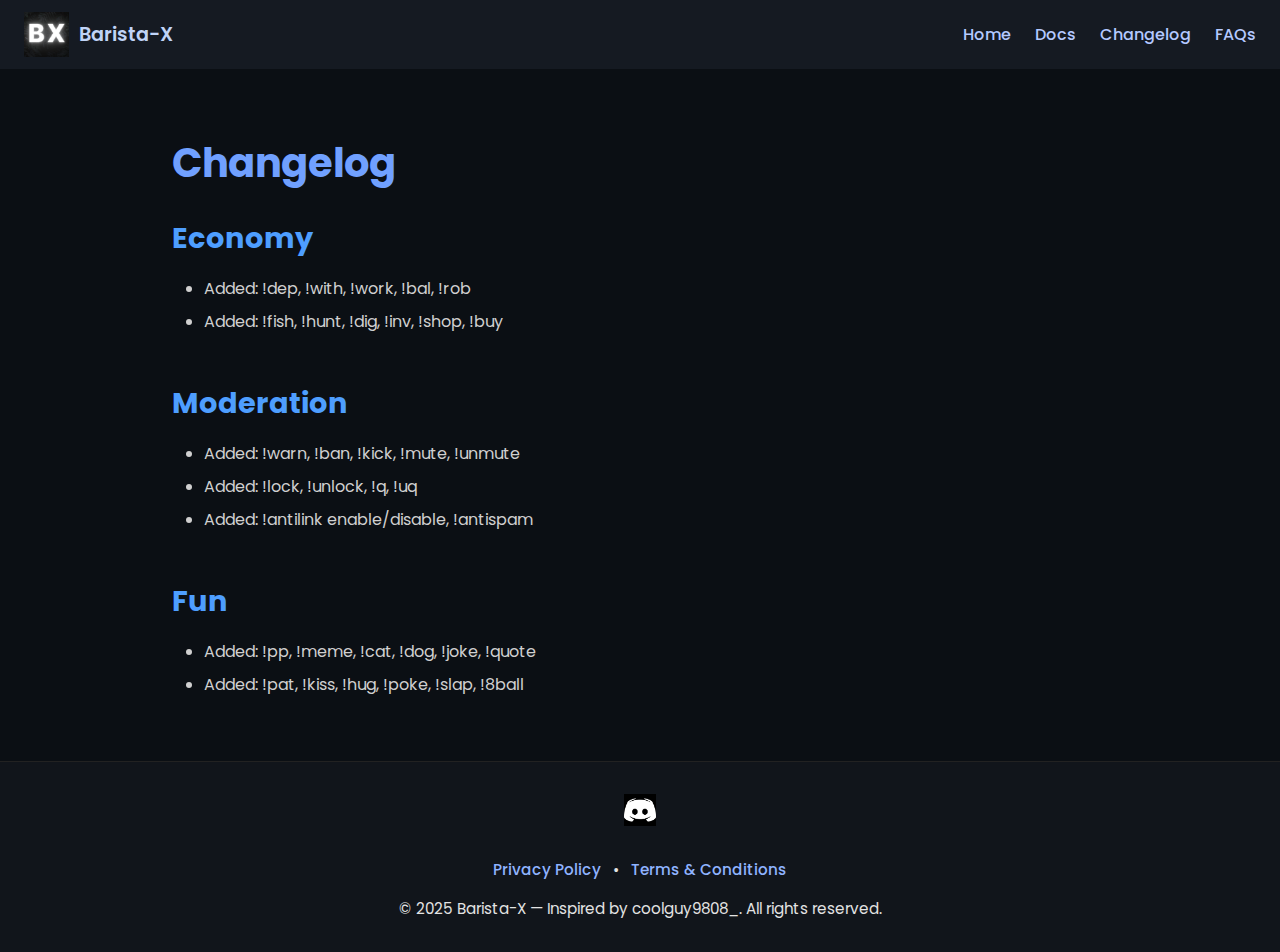
<file: changelogs.html>
<!DOCTYPE html>
<html lang="en">
<head>
  <meta charset="UTF-8" />
  <title>Changelog | Barista-X</title>
  <link rel="stylesheet" href="changelogs.css" />
  <link rel="icon" href="logo.png" />
</head>
<body>
  <nav>
    <div class="logo">
      <img src="logo.png" alt="Barista-X Logo" />
      <span>Barista-X</span>
    </div>
    <div>
      <a href="index.html">Home</a>
      <a href="docs.html">Docs</a>
      <a href="changelogs.html">Changelog</a>
      <a href="faq.html">FAQs</a>
    </div>
  </nav>

  <div class="container">
    <h1>Changelog</h1>

    <section>
      <h2> Economy</h2>
      <ul>
        <li>Added: !dep, !with, !work, !bal, !rob</li>
        <li>Added: !fish, !hunt, !dig, !inv, !shop, !buy</li>
      </ul>
    </section>

    <section>
      <h2> Moderation</h2>
      <ul>
        <li>Added: !warn, !ban, !kick, !mute, !unmute</li>
        <li>Added: !lock, !unlock, !q, !uq</li>
        <li>Added: !antilink enable/disable, !antispam</li>
      </ul>
    </section>

    <section>
      <h2> Fun</h2>
      <ul>
        <li>Added: !pp, !meme, !cat, !dog, !joke, !quote</li>
        <li>Added: !pat, !kiss, !hug, !poke, !slap, !8ball</li>
      </ul>
    </section>
  </div>

  <footer>
    <div class="footer-container">
      <a href="https://discord.gg/ew2tH5kt6F" target="_blank">
        <img src="discord-logo.png" alt="Discord" class="discord-icon" />
      </a>
      <div class="footer-links">
        <a href="privacy.html">Privacy Policy</a> •
        <a href="terms.html">Terms & Conditions</a>
      </div>
      <div class="copyright">
        © 2025 Barista-X — Inspired by coolguy9808_. All rights reserved.
      </div>
    </div>
  </footer>
</body>
</html>
</file>
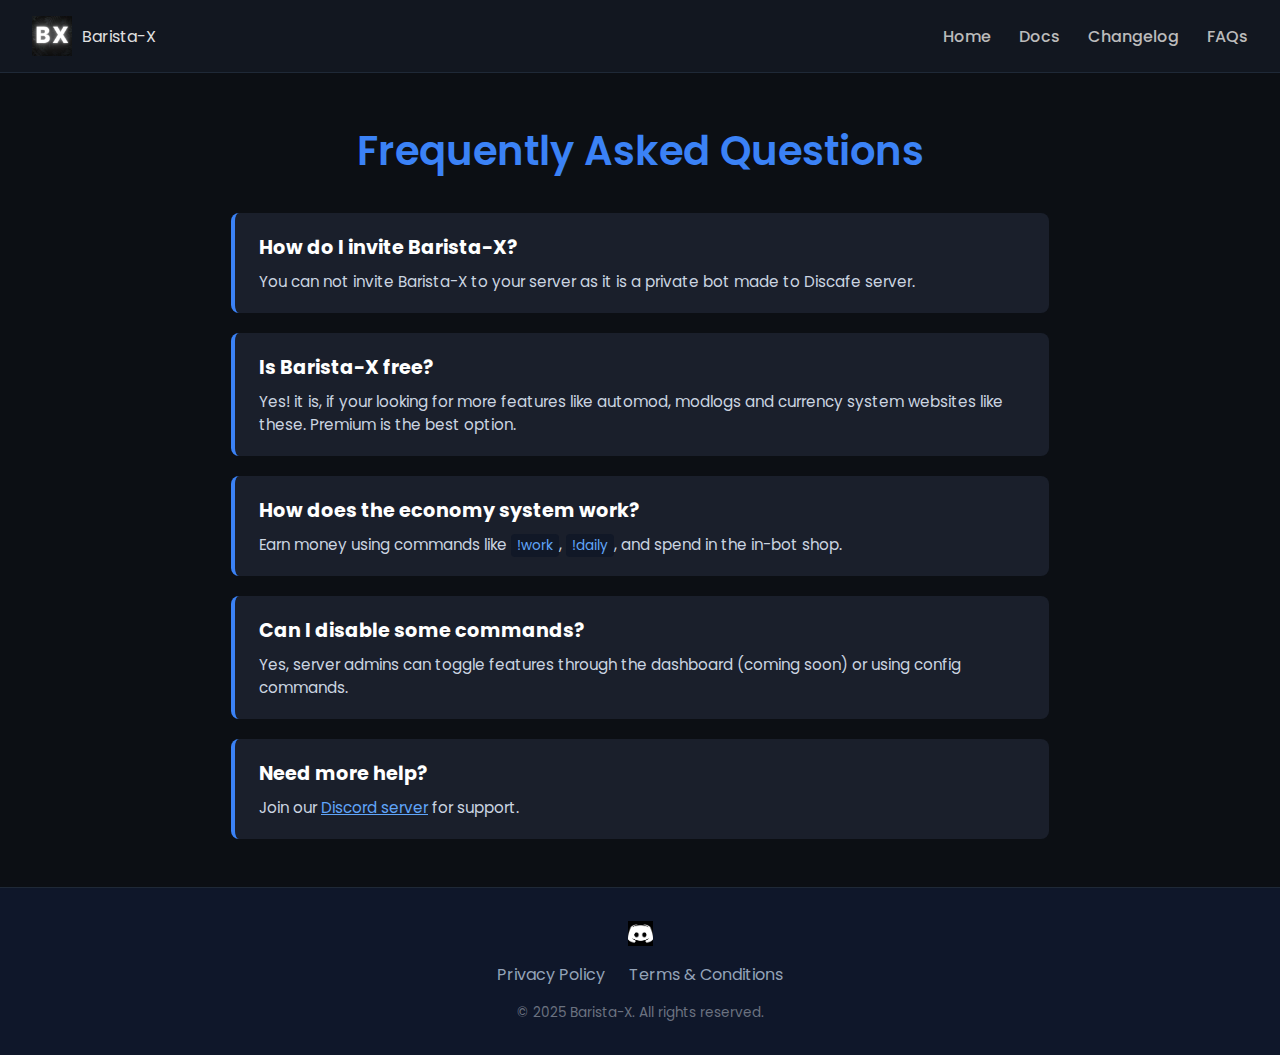
<file: faq.html>
<!DOCTYPE html>
<html lang="en">
<head>
  <meta charset="UTF-8">
  <title>FAQs | Barista-X</title>
  <link rel="stylesheet" href="faq.css">
  <link rel="icon" href="logo.png" />
</head>
<body>
  <nav>
    <div class="logo">
      <img src="logo.png" alt="Barista-X Logo">
      <span>Barista-X</span>
    </div>
    <div class="nav-links">
      <a href="home.html">Home</a>
      <a href="docs.html">Docs</a>
      <a href="changelogs.html">Changelog</a>
      <a href="faq.html">FAQs</a>
    </div>
  </nav>

  <main class="faq-container">
    <h1 class="faq-title">Frequently Asked Questions</h1>

    <div class="faq-item">
      <h2>How do I invite Barista-X?</h2>
      <p>You can not invite Barista-X to your server as it is a private bot made to Discafe server.</p>
    </div>

    <div class="faq-item">
      <h2>Is Barista-X free?</h2>
      <p>Yes! it is, if your looking for more features like automod, modlogs and currency system websites like these. Premium is the best option.</p>
    </div>

    <div class="faq-item">
      <h2>How does the economy system work?</h2>
      <p>Earn money using commands like <code>!work</code>, <code>!daily</code>, and spend in the in-bot shop.</p>
    </div>

    <div class="faq-item">
      <h2>Can I disable some commands?</h2>
      <p>Yes, server admins can toggle features through the dashboard (coming soon) or using config commands.</p>
    </div>

    <div class="faq-item">
      <h2>Need more help?</h2>
      <p>Join our <a href="https://discord.gg/YOURSERVER" target="_blank">Discord server</a> for support.</p>
    </div>
  </main>

  <footer>
    <a href="https://discord.gg/ew2tH5kt6F" target="_blank">
      <img src="discord-logo.png" alt="Discord" style="height: 25px;">
    </a>
    <div class="footer-links">
      <a href="privacy.html">Privacy Policy</a>
      <a href="terms.html">Terms & Conditions</a>
    </div>
    <p>© 2025 Barista-X. All rights reserved.</p>
  </footer>
</body>
</html>
<!--     </footer>  
 -->
</file>
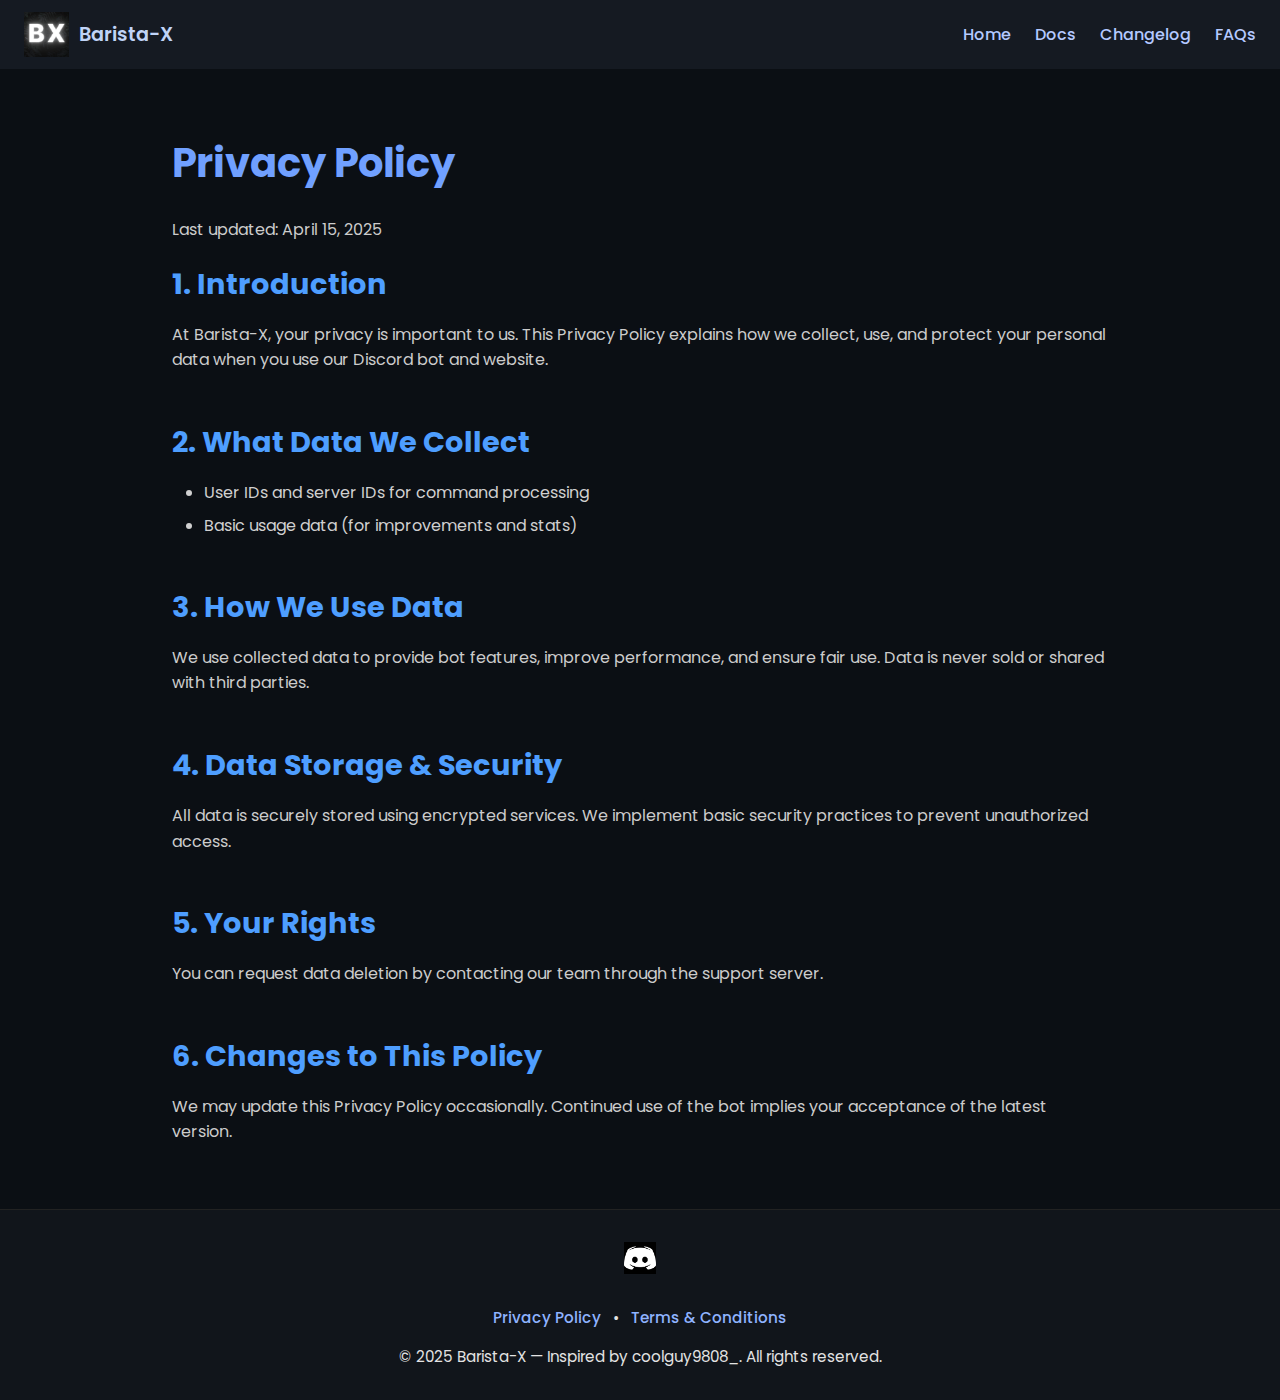
<file: privacy.html>
<!DOCTYPE html>
<html lang="en">
<head>
  <meta charset="UTF-8" />
  <title>Privacy Policy | Barista-X</title>
  <link rel="stylesheet" href="changelogs.css" />
  <link rel="icon" href="logo.png" />
</head>
<body>
  <nav>
    <div class="logo">
      <img src="logo.png" alt="Barista-X Logo" />
      <span>Barista-X</span>
    </div>
    <div>
        <a href="index.html">Home</a>
      <a href="docs.html">Docs</a>
      <a href="changelogs.html">Changelog</a>
      <a href="faq.html">FAQs</a>
    </div>
  </nav>

  <div class="container">
    <h1>Privacy Policy</h1>
    <p>Last updated: April 15, 2025</p>

    <section>
      <h2>1. Introduction</h2>
      <p>At Barista-X, your privacy is important to us. This Privacy Policy explains how we collect, use, and protect your personal data when you use our Discord bot and website.</p>
    </section>

    <section>
      <h2>2. What Data We Collect</h2>
      <ul>
        <li>User IDs and server IDs for command processing</li>
        <liPreferences and settings related to bot features</li>
        <li>Basic usage data (for improvements and stats)</li>
      </ul>
    </section>

    <section>
      <h2>3. How We Use Data</h2>
      <p>We use collected data to provide bot features, improve performance, and ensure fair use. Data is never sold or shared with third parties.</p>
    </section>

    <section>
      <h2>4. Data Storage & Security</h2>
      <p>All data is securely stored using encrypted services. We implement basic security practices to prevent unauthorized access.</p>
    </section>

    <section>
      <h2>5. Your Rights</h2>
      <p>You can request data deletion by contacting our team through the support server.</p>
    </section>

    <section>
      <h2>6. Changes to This Policy</h2>
      <p>We may update this Privacy Policy occasionally. Continued use of the bot implies your acceptance of the latest version.</p>
    </section>
  </div>

  <footer>
    <div class="footer-container">
      <a href="https://discord.gg/your-invite-link" target="_blank">
        <img src="discord-logo.png" alt="Discord" class="discord-icon" />
      </a>
      <div class="footer-links">
        <a href="privacy.html">Privacy Policy</a> •
        <a href="terms.html">Terms & Conditions</a>
      </div>
      <div class="copyright">
        © 2025 Barista-X — Inspired by coolguy9808_. All rights reserved.
      </div>
    </div>
  </footer>
</body>
</html>
</file>
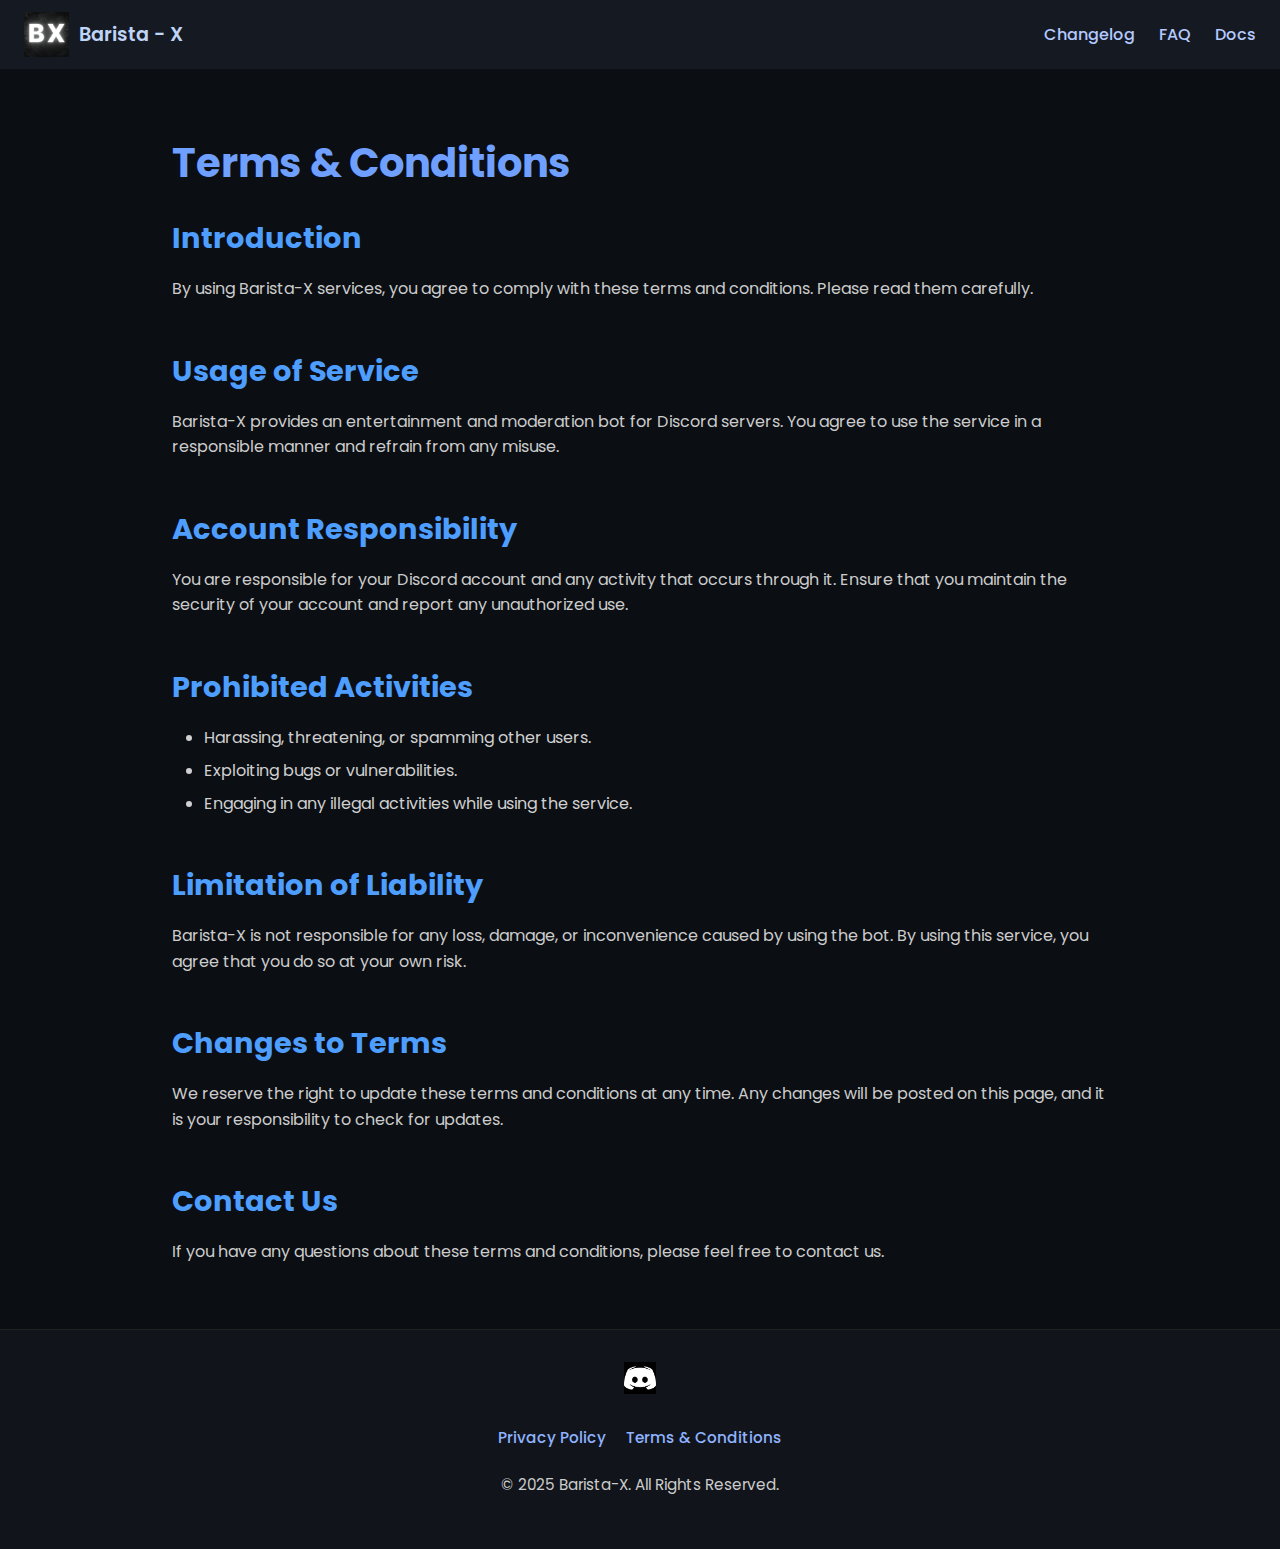
<file: terms.html>
<!DOCTYPE html>
<html lang="en">
<head>
    <meta charset="UTF-8">
    <meta name="viewport" content="width=device-width, initial-scale=1.0">
    <title>Terms & Conditions - Barista-X</title>
    <link href="https://fonts.googleapis.com/css2?family=Poppins:wght@100;200;300;400;500;600;700;800&display=swap" rel="stylesheet">
    <link href="https://fonts.googleapis.com/css2?family=Montserrat:wght@700&display=swap" rel="stylesheet">
    <link rel="icon" href="logo.png" />
    <style>
        * {
            font-family: "Poppins", sans-serif;
            margin: 0;
            padding: 0;
            box-sizing: border-box;
            color: #e3e3e3;
        }

        body {
            background: #0b0f14;
            overflow-x: hidden;
        }

        body::-webkit-scrollbar {
            background: #2c2f36;
            width: 8px;
        }

        body::-webkit-scrollbar-track {
            background: #1e2128;
        }

        nav {
            background: #151a22;
            padding: 0.75em 1.5em;
            display: flex;
            justify-content: space-between;
            align-items: center;
        }

        .logo {
            display: flex;
            align-items: center;
            gap: 10px;
        }

        .logo img {
            width: 45px;
        }

        .logo span {
            font-weight: 600;
            font-size: 1.2rem;
            color: #c0d4f7;
        }

        nav a {
            color: #b4c9ff;
            text-decoration: none;
            margin-left: 20px;
            font-weight: 500;
            transition: color 0.3s ease;
        }

        nav a:hover {
            color: #4e9eff;
        }

        .container {
            max-width: 1000px;
            margin: 4rem auto;
            padding: 0 2rem;
        }

        h1 {
            font-size: 2.5rem;
            margin-bottom: 1.5rem;
            color: #70a0ff;
        }

        section {
            margin-bottom: 3rem;
        }

        section h2 {
            font-size: 1.8rem;
            margin-bottom: 1rem;
            color: #4e9eff;
        }

        ul {
            list-style-type: disc;
            padding-left: 2rem;
        }

        li {
            margin-bottom: 0.5rem;
            color: #d0d0d0;
        }

        p {
            color: #ccc;
            margin: 0.5rem 0 1.25rem;
            line-height: 1.6;
        }

        footer {
            background: #11151b;
            color: #aaa;
            padding: 2rem;
            text-align: center;
            font-size: 0.95rem;
            margin-top: 4rem;
            border-top: 1px solid #222;
        }

        .footer-container {
            display: flex;
            flex-direction: column;
            align-items: center;
            gap: 1rem;
        }

        .discord-icon {
            width: 32px;
            height: 32px;
            margin-bottom: 10px;
        }

        .footer-links a {
            color: #8fb3ff;
            text-decoration: none;
            margin: 0 8px;
            font-weight: 500;
        }

        .footer-links a:hover {
            color: #4e9eff;
        }

        @media screen and (max-width: 768px) {
            nav {
                flex-direction: column;
                text-align: center;
            }

            .container {
                padding: 0 1rem;
            }
        }
    </style>
</head>
<body>

<nav>
    <div class="logo">
        <img src="logo.png" alt="Barista-X Logo">
        <span>Barista - X</span>
    </div>
    <div class="navigation">
        <a href="changelogs.html">Changelog</a>
        <a href="faq.html">FAQ</a>
        <a href="docs.html">Docs</a>
    </div>
</nav>

<div class="container">
    <h1>Terms & Conditions</h1>
    <section>
        <h2>Introduction</h2>
        <p>By using Barista-X services, you agree to comply with these terms and conditions. Please read them carefully.</p>
    </section>

    <section>
        <h2>Usage of Service</h2>
        <p>Barista-X provides an entertainment and moderation bot for Discord servers. You agree to use the service in a responsible manner and refrain from any misuse.</p>
    </section>

    <section>
        <h2>Account Responsibility</h2>
        <p>You are responsible for your Discord account and any activity that occurs through it. Ensure that you maintain the security of your account and report any unauthorized use.</p>
    </section>

    <section>
        <h2>Prohibited Activities</h2>
        <ul>
            <li>Harassing, threatening, or spamming other users.</li>
            <li>Exploiting bugs or vulnerabilities.</li>
            <li>Engaging in any illegal activities while using the service.</li>
        </ul>
    </section>

    <section>
        <h2>Limitation of Liability</h2>
        <p>Barista-X is not responsible for any loss, damage, or inconvenience caused by using the bot. By using this service, you agree that you do so at your own risk.</p>
    </section>

    <section>
        <h2>Changes to Terms</h2>
        <p>We reserve the right to update these terms and conditions at any time. Any changes will be posted on this page, and it is your responsibility to check for updates.</p>
    </section>

    <section>
        <h2>Contact Us</h2>
        <p>If you have any questions about these terms and conditions, please feel free to contact us.</p>
    </section>
</div>

<footer>
    <div class="footer-container">
        <a href="https://discord.gg/ew2tH5kt6F">
            <img class="discord-icon" src="discord-logo.png" alt="Discord Logo">
        </a>
        <div class="footer-links">
            <a href="privacy.html">Privacy Policy</a>
            <a href="terms.html">Terms & Conditions</a>
        </div>
        <p>&copy; 2025 Barista-X. All Rights Reserved.</p>
    </div>
</footer>

</body>
</html>
</file>
<file: changelogs.css>
@import url("https://fonts.googleapis.com/css2?family=Poppins:wght@100;200;300;400;500;600;700;800&display=swap");
@import url("https://fonts.googleapis.com/css2?family=Montserrat:wght@700&display=swap");

* {
  font-family: "Poppins", sans-serif;
  margin: 0;
  padding: 0;
  box-sizing: border-box;
  color: #e3e3e3;
}

body {
  background: #0b0f14;
  overflow-x: hidden;
}

body::-webkit-scrollbar {
  background: #2c2f36;
  width: 8px;
}
body::-webkit-scrollbar-track {
  background: #1e2128;
}

nav {
  background: #151a22;
  padding: 0.75em 1.5em;
  display: flex;
  justify-content: space-between;
  align-items: center;
}

.logo {
  display: flex;
  align-items: center;
  gap: 10px;
}
.logo img {
  width: 45px;
}
.logo span {
  font-weight: 600;
  font-size: 1.2rem;
  color: #c0d4f7;
}

nav a {
  color: #b4c9ff;
  text-decoration: none;
  margin-left: 20px;
  font-weight: 500;
  transition: color 0.3s ease;
}
nav a:hover {
  color: #4e9eff;
}

.container {
  max-width: 1000px;
  margin: 4rem auto;
  padding: 0 2rem;
}

h1 {
  font-size: 2.5rem;
  margin-bottom: 1.5rem;
  color: #70a0ff;
}

section {
  margin-bottom: 3rem;
}

section h2 {
  font-size: 1.8rem;
  margin-bottom: 1rem;
  color: #4e9eff;
}

ul {
  list-style-type: disc;
  padding-left: 2rem;
}
li {
  margin-bottom: 0.5rem;
  color: #d0d0d0;
}

p {
  color: #ccc;
  margin: 0.5rem 0 1.25rem;
  line-height: 1.6;
}

footer {
  background: #11151b;
  color: #aaa;
  padding: 2rem;
  text-align: center;
  font-size: 0.95rem;
  margin-top: 4rem;
  border-top: 1px solid #222;
}

.footer-container {
  display: flex;
  flex-direction: column;
  align-items: center;
  gap: 1rem;
}

.discord-icon {
  width: 32px;
  height: 32px;
  margin-bottom: 10px;
}

.footer-links a {
  color: #8fb3ff;
  text-decoration: none;
  margin: 0 8px;
  font-weight: 500;
}
.footer-links a:hover {
  color: #4e9eff;
}

@media screen and (max-width: 768px) {
  nav {
    flex-direction: column;
    text-align: center;
  }

  .container {
    padding: 0 1rem;
  }
}
</file>
<file: faq.css>
@import url('https://fonts.googleapis.com/css2?family=Poppins:wght@300;400;600&display=swap');

* {
  margin: 0;
  padding: 0;
  box-sizing: border-box;
  font-family: 'Poppins', sans-serif;
  color: #e0e0e0;
}

body {
  background: #0c0f14;
}

nav {
  display: flex;
  justify-content: space-between;
  align-items: center;
  padding: 1rem 2rem;
  background: #121720;
  border-bottom: 1px solid #1f2937;
}

.logo {
  display: flex;
  align-items: center;
  gap: 10px;
}

.logo img {
  height: 40px;
}

.nav-links a {
  margin-left: 1.5rem;
  text-decoration: none;
  color: #bbb;
  font-weight: 500;
  transition: color 0.2s;
}

.nav-links a:hover {
  color: #3b82f6;
}

.faq-container {
  max-width: 850px;
  margin: 3rem auto;
  padding: 0 1rem;
}

.faq-title {
  font-size: 2.5rem;
  font-weight: 600;
  margin-bottom: 2rem;
  text-align: center;
  color: #3b82f6;
}

.faq-item {
  background: #1a1f2b;
  padding: 1.25rem 1.5rem;
  border-radius: 8px;
  margin-bottom: 1.25rem;
  border-left: 4px solid #3b82f6;
}

.faq-item h2 {
  font-size: 1.2rem;
  margin-bottom: 0.5rem;
  color: #fff;
}

.faq-item p {
  font-size: 0.95rem;
  color: #cbd5e1;
}

.faq-item code {
  background: #111827;
  padding: 2px 6px;
  border-radius: 4px;
  font-size: 0.85rem;
  color: #60a5fa;
}

.faq-item a {
  color: #60a5fa;
  text-decoration: underline;
}

footer {
  background: #0f172a;
  padding: 2rem;
  text-align: center;
  border-top: 1px solid #1f2937;
}

footer img {
  vertical-align: middle;
}

.footer-links {
  margin: 1rem 0;
}

.footer-links a {
  color: #94a3b8;
  text-decoration: none;
  margin: 0 10px;
}

.footer-links a:hover {
  color: #3b82f6;
}

footer p {
  font-size: 0.85rem;
  color: #6b7280;
}
</file>
